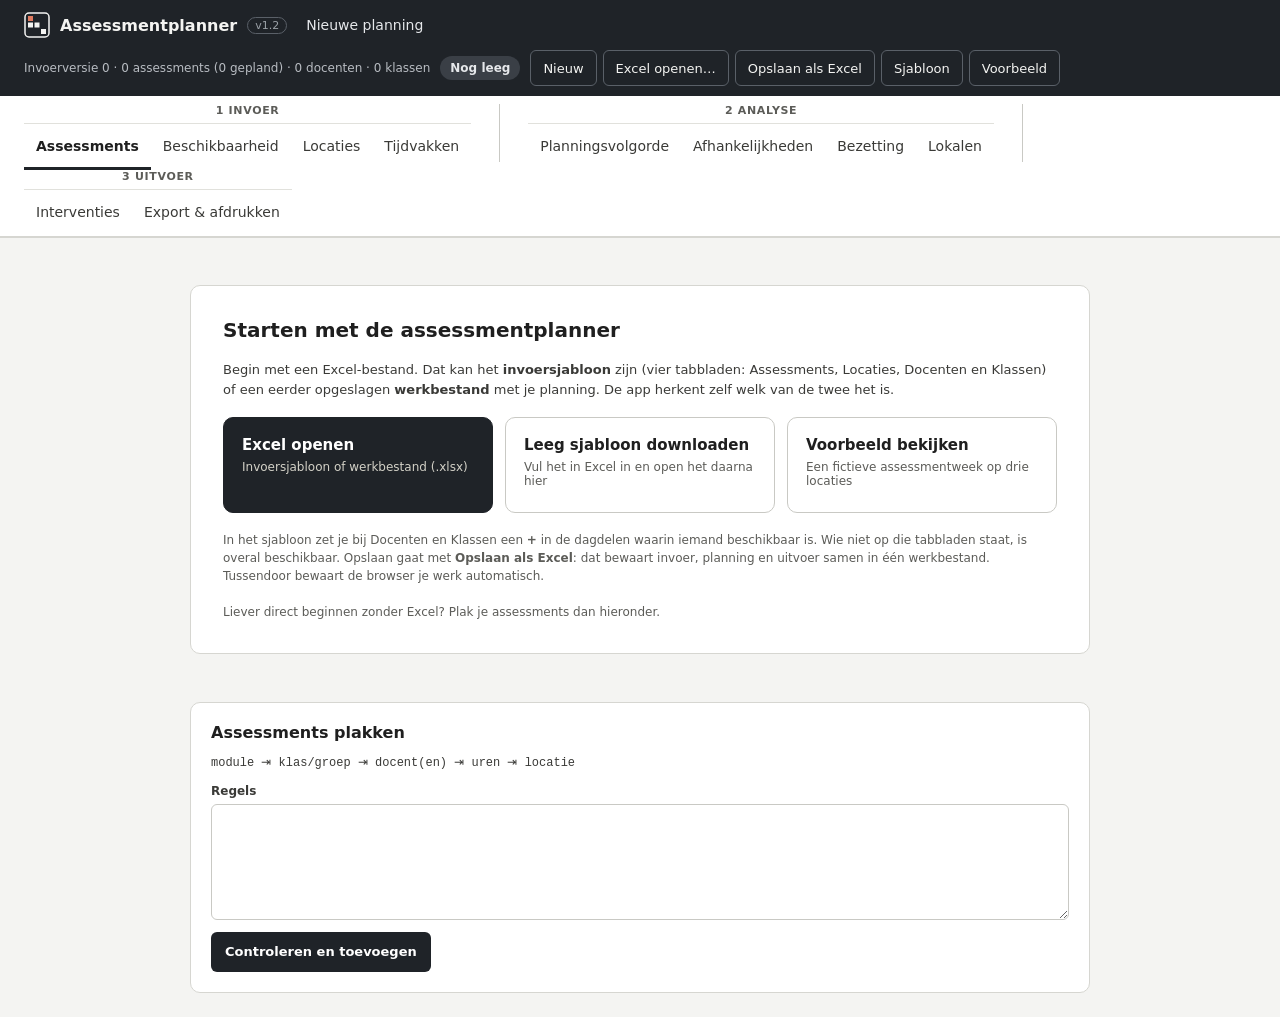
<file: index.html>
<!doctype html>
<html lang="nl">
<head>
<meta charset="utf-8">
<meta name="viewport" content="width=device-width, initial-scale=1">
<title>Assessmentplanner</title>
<link rel="stylesheet" href="css/style.css?v=1.2">
</head>
<body>
<div class="vastekop">
<header class="kop">
  <div class="kop-links">
    <svg width="26" height="26" viewBox="0 0 26 26" aria-hidden="true"><rect x="1" y="1" width="24" height="24" rx="4" fill="none" stroke="currentColor" stroke-width="1.5"></rect><rect x="4" y="4" width="5" height="5" fill="#E07A5F"></rect><rect x="10.5" y="10.5" width="5" height="5" fill="currentColor"></rect><rect x="17" y="17" width="5" height="5" fill="currentColor"></rect><rect x="4" y="10.5" width="5" height="5" fill="currentColor"></rect></svg>
    <span class="merk">Assessmentplanner</span><span class="versie" title="Versie van de tool">v1.2</span>
    <label class="verborgen" for="modelnaam">Naam van de planning</label>
    <input id="modelnaam" class="modelnaam" value="">
  </div>
  <div class="kop-rechts">
    <span id="meta" class="meta"></span>
    <span id="status" class="status"></span>
    <div class="bestand" role="group" aria-label="Bestand">
      <button data-actie="nieuw" class="knop-donker">Nieuw</button>
      <button data-actie="openen" class="knop-donker">Excel openen…</button>
      <button data-actie="opslaan" class="knop-donker">Opslaan als Excel</button>
      <button data-actie="sjabloon" class="knop-donker">Sjabloon</button>
      <button data-actie="voorbeeld" class="knop-donker">Voorbeeld</button>
    </div>
    <input id="bestandkiezer" type="file" accept=".xlsx,application/vnd.openxmlformats-officedocument.spreadsheetml.sheet" hidden>
  </div>
</header>

<nav class="tabbalk" aria-label="Werkstappen">
  <div class="groep" role="group" aria-label="1 Invoer">
    <span class="groeplabel">1 Invoer</span>
    <div class="tabs"><button data-tab="assessments">Assessments</button><button data-tab="beschikbaarheid">Beschikbaarheid</button><button data-tab="locaties">Locaties</button><button data-tab="tijdvakken">Tijdvakken</button></div>
  </div>
  <span class="scheiding" aria-hidden="true"></span>
  <div class="groep" role="group" aria-label="2 Analyse">
    <span class="groeplabel">2 Analyse</span>
    <div class="tabs"><button data-tab="volgorde">Planningsvolgorde</button><button data-tab="matrix">Afhankelijkheden</button><button data-tab="bezetting">Bezetting</button><button data-tab="lokalen">Lokalen</button></div>
  </div>
  <span class="scheiding" aria-hidden="true"></span>
  <div class="groep" role="group" aria-label="3 Uitvoer">
    <span class="groeplabel">3 Uitvoer</span>
    <div class="tabs"><button data-tab="interventies">Interventies</button><button data-tab="export">Export &amp; afdrukken</button></div>
  </div>
</nav>
</div>

<div id="meldingen" class="meldingen" aria-live="polite"></div>
<main id="inhoud" class="inhoud"></main>

<script src="js/model.js?v=1.2"></script>
<script src="js/rekenen.js?v=1.2"></script>
<script src="js/xlsx.js?v=1.2"></script>
<script src="js/export.js?v=1.2"></script>
<script src="js/excelio.js?v=1.2"></script>
<script src="js/xlsxlezen.js?v=1.2"></script>
<script src="js/exceliolezen.js?v=1.2"></script>
<script src="js/voorbeeld.js?v=1.2"></script>
<script src="js/app.js?v=1.2"></script>
</body>
</html>
</file>
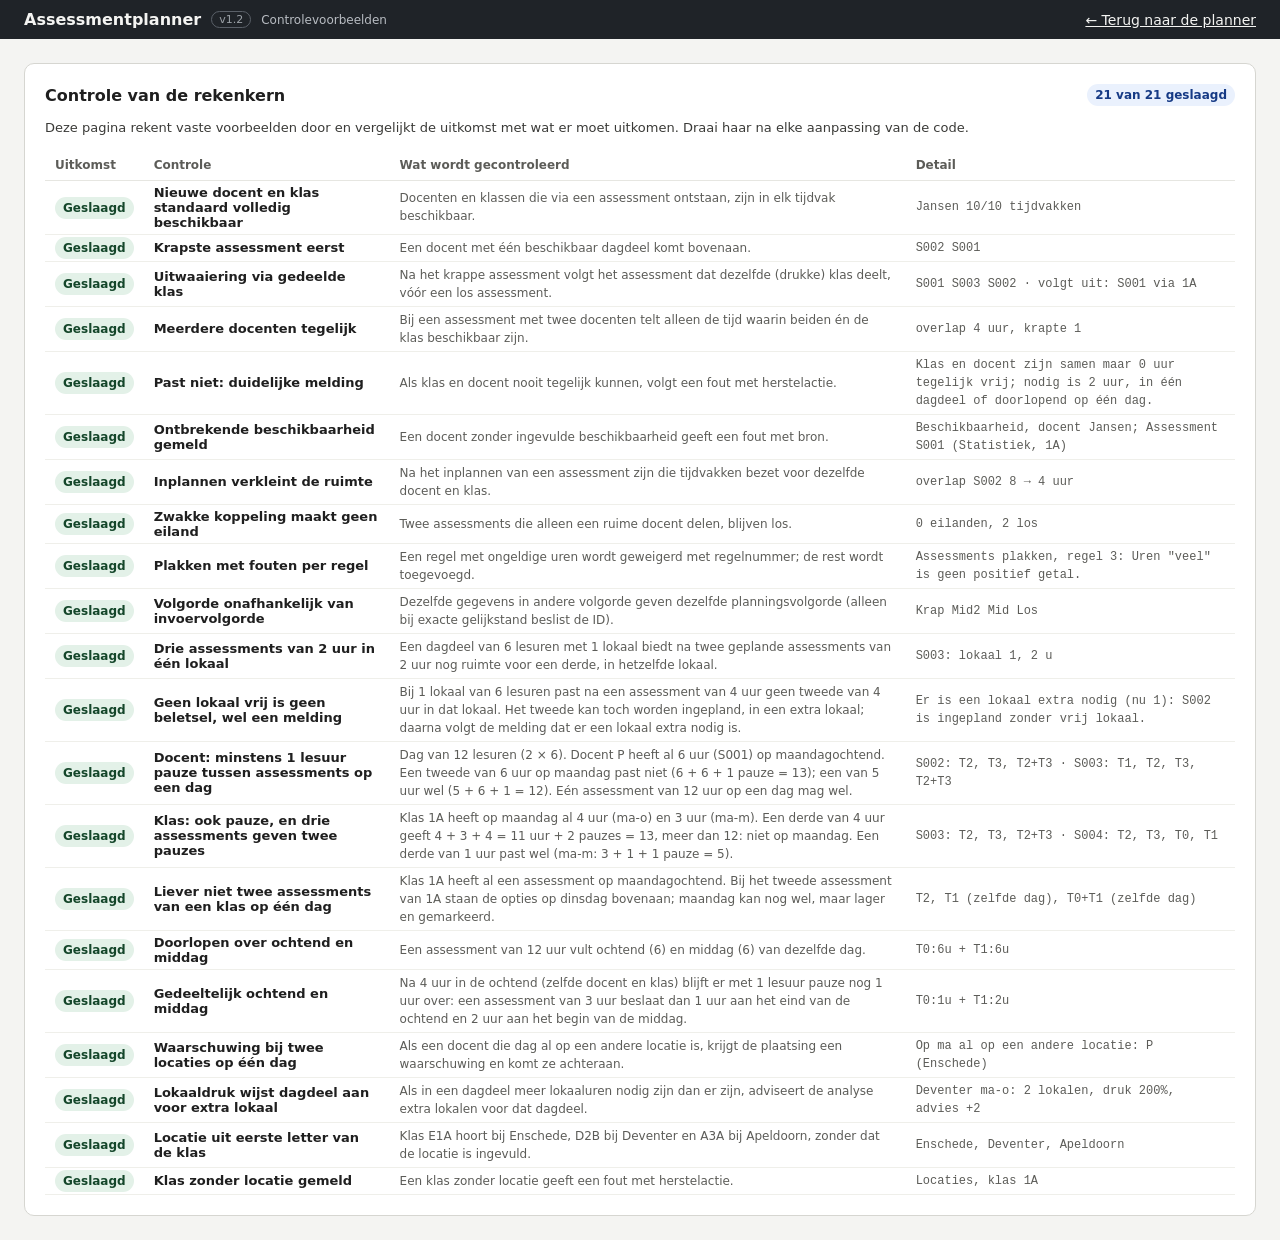
<file: controle.html>
<!doctype html>
<html lang="nl">
<head>
<meta charset="utf-8">
<meta name="viewport" content="width=device-width, initial-scale=1">
<title>Assessmentplanner — controlevoorbeelden</title>
<link rel="stylesheet" href="css/style.css?v=1.2">
</head>
<body>
<header class="kop"><div class="kop-links"><span class="merk">Assessmentplanner</span><span class="versie">v1.2</span><span class="meta">Controlevoorbeelden</span></div><div class="kop-rechts"><a href="index.html" style="color:#F4F4F2">← Terug naar de planner</a></div></header>
<main class="inhoud">
  <section class="paneel breed">
    <div class="rij tussen"><h2>Controle van de rekenkern</h2><span id="samenvatting" class="label-info"></span></div>
    <p class="uitleg">Deze pagina rekent vaste voorbeelden door en vergelijkt de uitkomst met wat er moet uitkomen. Draai haar na elke aanpassing van de code.</p>
    <div class="tabelkader"><table class="lijst"><thead><tr><th>Uitkomst</th><th>Controle</th><th>Wat wordt gecontroleerd</th><th>Detail</th></tr></thead><tbody id="resultaten"></tbody></table></div>
  </section>
</main>
<script src="js/model.js?v=1.2"></script>
<script src="js/rekenen.js?v=1.2"></script>
<script src="js/controle.js?v=1.2"></script>
<script>
  const res = AP.controle.draaiAlle();
  const esc = s => String(s).replace(/[&<>]/g, c => ({ '&': '&amp;', '<': '&lt;', '>': '&gt;' }[c]));
  document.getElementById('resultaten').innerHTML = res.map(r =>
    '<tr><td>' + (r.ok ? '<span class="label-ok">Geslaagd</span>' : '<span class="label-let" style="background:#FDF0EE;color:#7A1F12">Mislukt</span>') + '</td><td><b>' + esc(r.naam) + '</b></td><td class="klein">' + esc(r.uitleg) + '</td><td class="mono klein">' + esc(r.detail) + '</td></tr>').join('');
  document.getElementById('samenvatting').textContent = res.filter(r => r.ok).length + ' van ' + res.length + ' geslaagd';
</script>
</body>
</html>
</file>
<file: css/style.css>
/* Assessmentplanner — opmaak (zelfde basis als de DSM-werkbank) */
:root {
  --bg: #F4F4F2; --paneel: #FFFFFF; --lijn: #D6D6D1; --lijn-licht: #E6E6E1; --tekst: #1F1F1F; --tekst-2: #3A3A37; --tekst-3: #5C5C58;
  --donker: #1F2328; --diag: #2B2B2B;
  --I: #3566C9; --I-t: #FFFFFF; --H: #B85C0F; --H-t: #FFFFFF; --B: #8FCDB0; --B-t: #0E2E1E; --A: #D3C4F2; --A-t: #2A1A57;
  --blok: #FCEBB6; --blok-rand: #E0C46A; --keuze: #F5B700; --kruis: #FFF7DE; --fb: #B42318;
  --cel: 28px;
}
* { box-sizing: border-box; }
body { margin: 0; font-family: Inter, "Segoe UI", system-ui, -apple-system, sans-serif; color: var(--tekst); background: var(--bg); font-size: 14px; }
button, input, select, textarea { font-family: inherit; font-size: 13px; color: inherit; }
button { cursor: pointer; }
.mono { font-family: "JetBrains Mono", Consolas, "Courier New", monospace; }
.verborgen { position: absolute; left: -9999px; }
a { color: #1F4FB3; }

/* Kop */
.kop { display: flex; flex-wrap: wrap; align-items: center; justify-content: space-between; gap: 10px 24px; padding: 10px 24px; background: var(--donker); color: #F4F4F2; }
.kop-links, .kop-rechts { display: flex; flex-wrap: wrap; align-items: center; gap: 10px; }
.merk { font-weight: 700; font-size: 16px; }
.kop .modelnaam { background: transparent; border: 1px solid transparent; color: #E6E8EB; font-size: 14px; padding: 6px 8px; border-radius: 6px; min-width: 340px; }
.kop .modelnaam:hover, .kop .modelnaam:focus { border-color: #5A6068; outline: none; }
.meta { font-size: 12px; color: #B8BCC2; }
.status { font-size: 12px; font-weight: 600; padding: 5px 10px; border-radius: 999px; }
.status.geen { background: #3A3F46; color: #E6E8EB; }
.status.actueel { background: #BFE3CF; color: #0F3D24; }
.status.verouderd { background: #F2C36B; color: #3A2600; }
.knop-licht { min-height: 36px; padding: 0 14px; border: 0; border-radius: 6px; background: #F4F4F2; color: var(--donker); font-weight: 600; }
.knop-donker { min-height: 36px; padding: 0 12px; border: 1px solid #5A6068; border-radius: 6px; background: transparent; color: #F4F4F2; }
.bestand { display: flex; gap: 6px; }

/* Tabbalk */
.tabbalk { display: flex; flex-wrap: wrap; align-items: flex-end; gap: 0 28px; padding: 8px 24px 0; background: var(--paneel); border-bottom: 1px solid var(--lijn); }
.groep { display: flex; flex-direction: column; }
.groeplabel { text-align: center; font-size: 11px; font-weight: 700; letter-spacing: .06em; text-transform: uppercase; color: var(--tekst-3); padding: 0 8px 6px; border-bottom: 1px solid #E1E1DC; }
.tabs { display: flex; flex-wrap: wrap; justify-content: center; }
.tabs button { min-height: 46px; padding: 0 12px; border: 0; border-bottom: 3px solid transparent; background: none; font-size: 14px; color: var(--tekst-2); }
.tabs button[aria-current="page"] { font-weight: 600; color: var(--tekst); border-bottom-color: var(--donker); }
.scheiding { align-self: stretch; width: 1px; margin-bottom: 8px; background: #C9C9C4; }

/* Inhoud */
.inhoud { max-width: 1600px; margin: 0 auto; padding: 24px; display: flex; flex-wrap: wrap; gap: 24px; align-items: flex-start; }
.paneel { background: var(--paneel); border: 1px solid var(--lijn); border-radius: 10px; padding: 20px; display: flex; flex-direction: column; gap: 12px; min-width: 0; }
.paneel h2 { margin: 0; font-size: 16px; }
.paneel h3 { margin: 0; font-size: 13px; }
.breed { flex: 999 1 640px; min-width: 0; }
.smal { flex: 1 1 340px; max-width: 440px; }
.kolom { display: flex; flex-direction: column; gap: 16px; min-width: 0; }
.uitleg { margin: 0; font-size: 13px; line-height: 1.5; color: var(--tekst-2); }
.klein { font-size: 12px; color: var(--tekst-3); line-height: 1.5; margin: 0; }
.rij { display: flex; flex-wrap: wrap; gap: 8px; align-items: center; }
.tussen { justify-content: space-between; }
.knop { min-height: 40px; padding: 0 14px; border: 1px solid #C9C9C4; border-radius: 6px; background: #FFFFFF; }
.knop:hover { background: #F7F7F4; }
.knop.primair { border: 0; background: var(--donker); color: #FFFFFF; font-weight: 600; }
.knop.gevaar { color: #9B2C1C; }
.knop.klein-k { min-height: 32px; min-width: 32px; padding: 0 8px; }
.knop[aria-pressed="true"] { border: 2px solid var(--donker); background: #F4F4F2; font-weight: 600; }
textarea, input[type="text"], input[type="search"], input[type="number"], input:not([type]), select { border: 1px solid #C9C9C4; border-radius: 6px; padding: 8px 10px; background: #FFFFFF; }
textarea { resize: vertical; line-height: 1.5; }
label.veld { display: flex; flex-direction: column; gap: 6px; font-size: 12px; font-weight: 600; color: var(--tekst-2); }
label.veld > * { font-weight: 400; }
.chip { display: inline-flex; align-items: center; justify-content: center; width: 20px; height: 20px; border-radius: 3px; font-size: 11px; font-weight: 700; flex: none; }
.chip.I { background: var(--I); color: var(--I-t); } .chip.H { background: var(--H); color: var(--H-t); }
.chip.B { background: var(--B); color: var(--B-t); } .chip.A { background: var(--A); color: var(--A-t); }
.chip.leeg { border: 1px dashed #8A8A85; color: var(--tekst-3); }
.chip.diag { background: var(--diag); color: #FFFFFF; }
.chip.fbm { background: #FFFFFF; box-shadow: inset 0 0 0 2px var(--fb); }
.chip.blokm { background: var(--blok); border: 1px solid var(--blok-rand); }
.legenda { display: flex; flex-wrap: wrap; gap: 12px; font-size: 12px; color: var(--tekst-2); }
.legenda span { display: inline-flex; align-items: center; gap: 6px; }
.maat { font-size: 12px; padding: 8px 10px; border-radius: 6px; background: #FFFFFF; border: 1px solid var(--lijn); color: var(--tekst-2); }
.maat b { color: var(--tekst); }
.label-ok { font-size: 12px; font-weight: 600; padding: 4px 8px; border-radius: 999px; background: #E3F1E8; color: #14462A; }
.label-let { font-size: 12px; font-weight: 600; padding: 4px 8px; border-radius: 999px; background: #FCEBB6; color: #4A3300; }
.label-info { font-size: 12px; font-weight: 600; padding: 4px 8px; border-radius: 999px; background: #EAF1FD; color: #163A85; }
.balk-let { padding: 10px 14px; border-radius: 8px; background: #FFF7DE; border: 1px solid #F2D58A; font-size: 13px; color: #4A3300; }
.leeg-staat { padding: 40px; text-align: center; color: var(--tekst-3); }

/* Meldingen */
.meldingen { max-width: 1600px; margin: 0 auto; padding: 0 24px; }
.melding { margin-top: 16px; padding: 12px 16px; border-radius: 10px; font-size: 13px; line-height: 1.5; display: flex; gap: 16px; justify-content: space-between; align-items: flex-start; }
.melding.fout { background: #FDF0EE; border: 1px solid #E8B4AB; color: #3A1A14; }
.melding.ok { background: #E3F1E8; border: 1px solid #A9D3B8; color: #14462A; }
.melding ul { margin: 4px 0 0; padding-left: 18px; }
.melding button { border: 0; background: none; font-size: 18px; line-height: 1; color: inherit; }

/* Tabellen */
.tabelkader { overflow-x: auto; }
table.lijst { width: 100%; border-collapse: collapse; font-size: 13px; }
table.lijst th { text-align: left; font-size: 12px; color: var(--tekst-3); font-weight: 600; padding: 8px 10px; border-bottom: 1px solid var(--lijn-licht); }
table.lijst td { padding: 4px 10px; border-bottom: 1px solid #EFEFEA; vertical-align: middle; }
table.lijst td input { width: 100%; border: 1px solid transparent; background: transparent; padding: 6px 8px; border-radius: 5px; }
table.lijst td input:hover, table.lijst td input:focus { border-color: #C9C9C4; background: #FFFFFF; outline: none; }
table.lijst .rechts { text-align: right; white-space: nowrap; }
table.lijst .num { text-align: right; }

/* Matrix */
.matrixkader { overflow: auto; border: 1px solid #E1E1DC; border-radius: 6px; max-height: calc(100vh - 260px); min-height: 200px; outline: none; }
.matrixkader:focus-visible { box-shadow: 0 0 0 3px #9DB8EC; }
table.dsm { border-collapse: separate; border-spacing: 0; font-size: 11px; }
table.dsm th, table.dsm td { padding: 0; }
table.dsm thead th { position: sticky; top: 0; z-index: 2; background: #FFFFFF; height: var(--cel); min-width: var(--cel); width: var(--cel); border-right: 1px solid #E1E1DC; border-bottom: 1px solid #C9C9C4; font-family: "JetBrains Mono", Consolas, monospace; font-size: 9px; font-weight: 600; text-align: center; }
table.dsm thead th.hoek { left: 0; z-index: 3; width: auto; min-width: 220px; text-align: left; padding: 0 10px; font-family: inherit; font-size: 11px; font-weight: 400; color: var(--tekst-3); border-right: 1px solid #C9C9C4; }
table.dsm thead th.blokkop { left: 0; z-index: 3; min-width: 40px; width: 40px; }
table.dsm tbody th { position: sticky; left: 0; z-index: 1; background: #FFFFFF; height: var(--cel); text-align: left; font-weight: 400; padding: 0 10px; border-right: 1px solid #C9C9C4; border-bottom: 1px solid #E1E1DC; white-space: nowrap; max-width: 280px; overflow: hidden; text-overflow: ellipsis; }
table.dsm tbody th .id { font-family: "JetBrains Mono", Consolas, monospace; font-weight: 600; margin-right: 8px; }
table.dsm tbody th.blokcel { min-width: 40px; width: 40px; max-width: 40px; text-align: center; padding: 0; font-family: "JetBrains Mono", Consolas, monospace; font-size: 10px; color: var(--tekst-2); border-right: 1px solid #E1E1DC; }
table.dsm.met-blok tbody th.naamcel { left: 40px; }
table.dsm.met-blok thead th.hoek { left: 40px; }
table.dsm td { width: var(--cel); min-width: var(--cel); height: var(--cel); border-right: 1px solid #E1E1DC; border-bottom: 1px solid #E1E1DC; text-align: center; font-weight: 700; cursor: pointer; background: #FFFFFF; user-select: none; }
table.dsm td.boven { background: #FAFAF7; }
table.dsm td.blok, table.dsm th.blok { background: var(--blok); }
table.dsm td.kruis, table.dsm th.kruis { background: var(--kruis); }
table.dsm td.diag { background: var(--diag); color: #FFFFFF; cursor: pointer; }
table.dsm td.s-I { background: var(--I); color: var(--I-t); }
table.dsm td.s-H { background: var(--H); color: var(--H-t); }
table.dsm td.s-B { background: var(--B); color: var(--B-t); }
table.dsm td.s-A { background: var(--A); color: var(--A-t); }
table.dsm td.fb { box-shadow: inset 0 0 0 2px #FFFFFF, inset 0 0 0 4px var(--fb); }
table.dsm td.gekozen { outline: 3px solid var(--keuze); outline-offset: -3px; }
table.dsm td.kenm { position: relative; }
table.dsm td.kenm::after { content: ""; position: absolute; right: 2px; top: 2px; width: 5px; height: 5px; border-radius: 50%; background: #FFFFFF; box-shadow: 0 0 0 1px #1F2328; }
table.dsm th.gekozen-kop { background: #FFE9A8 !important; }
table.dsm td.hl, table.dsm th.hl { box-shadow: inset 0 0 0 999px rgba(55, 138, 221, 0.16); }
table.dsm th.hl-kop { background: #CFE2F7 !important; color: #0C447C; font-weight: 700; }
table.dsm td.hl-cel { outline: 3px solid #185FA5; outline-offset: -3px; }
@media print { table.dsm .hl, table.dsm .hl-kop { box-shadow: none; } }

/* Relatiepaneel */
.soorten { display: grid; grid-template-columns: repeat(2, minmax(0, 1fr)); gap: 6px; }
.soorten button { display: flex; align-items: center; gap: 8px; min-height: 40px; padding: 0 10px; border: 1px solid #C9C9C4; border-radius: 6px; background: #FFFFFF; text-align: left; font-size: 12px; }
.soorten button[aria-pressed="true"] { border: 2px solid var(--donker); background: #F4F4F2; font-weight: 600; }
.soorten .geen { grid-column: 1 / -1; }
.celkop { font-family: "JetBrains Mono", Consolas, monospace; font-size: 13px; font-weight: 600; padding: 4px 8px; border-radius: 4px; background: #F1F1EE; }
.uitklap { display: flex; justify-content: space-between; align-items: center; width: 100%; min-height: 36px; padding: 0; border: 0; background: none; font-size: 12px; font-weight: 700; color: var(--tekst-2); text-align: left; }
.raster2 { display: grid; grid-template-columns: repeat(2, minmax(0, 1fr)); gap: 10px; }
dl.gegevens { margin: 0; display: grid; grid-template-columns: 120px 1fr; gap: 8px 12px; font-size: 13px; }
dl.gegevens dt { color: var(--tekst-3); }
dl.gegevens dd { margin: 0; }
.blokken { display: flex; flex-wrap: wrap; gap: 8px; }
.blokken span { padding: 6px 10px; border: 1px solid var(--lijn); border-radius: 6px; font-family: "JetBrains Mono", Consolas, monospace; font-size: 12px; }
.blokken span.groot { background: var(--blok); border-color: var(--blok-rand); font-weight: 600; }
.blokken span.zelf { border-color: var(--diag); }
.niveaus { display: flex; gap: 10px; overflow-x: auto; padding-bottom: 4px; }
.niveau { flex: 1 0 110px; display: flex; flex-direction: column; gap: 6px; padding: 10px; border-radius: 8px; background: #F7F7F4; border: 1px solid #E1E1DC; }
.niveau.parallel { background: #EAF1FD; border-color: #9DB8EC; }
.niveau .kopje { font-size: 11px; font-weight: 700; color: var(--tekst-3); }
.niveau .item { font-size: 12px; padding: 6px 8px; border-radius: 5px; background: #FFFFFF; border: 1px solid var(--lijn); }
.impact { display: flex; flex-wrap: wrap; gap: 16px; }
.impact > div { flex: 1 1 260px; display: flex; flex-direction: column; gap: 6px; padding: 14px; border-radius: 8px; font-size: 13px; }
.impact .direct { background: #FDF0EE; }
.impact .indirect { background: #FFF7DE; }
.impact .noot { border: 1px dashed #C9C9C4; font-size: 12px; color: var(--tekst-2); }
.goed { color: #14462A; font-weight: 600; }

@media print {
  .kop, .tabbalk, .meldingen { display: none; }
}

.vinkje { display: flex; gap: 10px; align-items: flex-start; font-size: 13px; line-height: 1.45; color: var(--tekst-2); }
.vinkje input { width: 18px; height: 18px; flex: none; margin: 1px 0 0; }

/* Planner-specifiek */
table.dsm tbody th .docentnamen { color: var(--tekst-3); }
table.dsm.met-blok tbody th.naamcel { max-width: 420px; }
.status.fout { background: #F7C1C1; color: #501313; }
.status.ok { background: #BFE3CF; color: #0F3D24; }
.segment { display: inline-flex; border: 1px solid #C9C9C4; border-radius: 6px; overflow: hidden; }
.segment button { min-height: 40px; padding: 0 14px; border: 0; background: #FFFFFF; }
.segment button[aria-pressed="true"] { background: var(--donker); color: #FFFFFF; font-weight: 600; }
table.rooster { border-collapse: separate; border-spacing: 0; font-size: 12px; }
table.rooster th { position: sticky; top: 0; background: #FFFFFF; z-index: 1; font-weight: 600; color: var(--tekst-3); padding: 6px 4px; border-bottom: 1px solid #C9C9C4; text-align: center; white-space: nowrap; }
table.rooster th.naam, table.rooster td.naam { position: sticky; left: 0; background: #FFFFFF; z-index: 2; text-align: left; min-width: 180px; padding: 2px 8px; border-right: 1px solid #C9C9C4; }
table.rooster thead th.naam { z-index: 4; top: 0; }
table.rooster tfoot th { position: sticky; bottom: 0; top: auto; z-index: 3; background: #F6F9FE; border-top: 2px solid #9DBCE6; border-bottom: 0; padding: 6px 4px; color: var(--tekst-1, #1F2328); }
table.rooster tfoot th.naam { z-index: 5; }
table.rooster tfoot th.allemaal { background: #C0DD97; color: #173404; }
table.rooster tfoot th.sommigen { background: #FAEEDA; color: #633806; }
table.rooster tfoot th.niemand { background: #E6E6E2; color: #5F5E5A; }
table.rooster td { border-bottom: 1px solid #EFEFEA; padding: 2px; text-align: center; }
table.rooster td.naam input { width: 100%; border: 1px solid transparent; background: transparent; padding: 5px 6px; border-radius: 5px; }
table.rooster td.naam input:hover, table.rooster td.naam input:focus { border-color: #C9C9C4; background: #FFFFFF; outline: none; }
.vak { width: 40px; height: 32px; border: 1px solid #D6D6D1; border-radius: 5px; background: #FFFFFF; color: transparent; font-weight: 700; }
.vak[aria-pressed="true"] { background: #1D9E75; border-color: #0F6E56; color: #FFFFFF; }
.vak.bezet { background: repeating-linear-gradient(45deg, #D3D1C7, #D3D1C7 4px, #F1EFE8 4px, #F1EFE8 8px); border-color: #B4B2A9; color: #444441; }
.dag-scheiding { border-left: 1px solid #C9C9C4 !important; }
.krapbalk { display: inline-block; height: 8px; border-radius: 2px; background: #BA7517; vertical-align: middle; margin-right: 6px; }
tr.eilandgrens td { border-top: 2px solid var(--donker); }
tr.eilandkop td { background: #F4F4F2; font-size: 12px; font-weight: 700; color: var(--tekst-2); padding: 8px 10px; }
tr.inplanrij td { background: #F6F9FE; }
.tvkeus { display: inline-flex; align-items: center; gap: 6px; margin: 4px 10px 4px 0; font-size: 13px; }
.tvkeus input { width: 18px; height: 18px; }
td.pastniet { color: #9B2C1C; font-weight: 700; }
table.dsm td.w3 { background: #EF9F27; color: #412402; }
table.dsm td.w2 { background: #FAC775; color: #412402; }
table.dsm td.w1 { background: #FAEEDA; color: #412402; }
table.dsm td.w0 { color: #888780; font-weight: 400; }
table.dsm tr.eilandgrens td, table.dsm tr.eilandgrens th { border-top: 2px solid var(--donker); }
.afdruk { display: flex; flex-direction: column; gap: 20px; }
.afdruk h2 { margin: 0; font-size: 18px; }
.afdruk .bron { font-size: 12px; color: var(--tekst-3); }
@media print {
  @page { size: A4 landscape; margin: 12mm; }
  body { background: #FFFFFF; }
  .inhoud { padding: 0; max-width: none; display: block; }
  .geen-afdruk { display: none !important; }
  .paneel { border: 0; padding: 0; }
  .matrixkader { max-height: none; overflow: visible; border: 0; }
  table.dsm thead th, table.dsm tbody th { position: static; }
  table.dsm.met-blok tbody th.naamcel { max-width: none; overflow: visible; }
  table.dsm tbody th .docentnamen { color: #3A3A37; }
  .pagina-breuk { break-before: page; }
  table.dsm td, table.dsm th { -webkit-print-color-adjust: exact; print-color-adjust: exact; }
  table.lijst td, tr.eilandgrens td { -webkit-print-color-adjust: exact; print-color-adjust: exact; }
}
/* Kleuren altijd meenemen bij afdrukken (legenda, balkjes, labels) */
.chip, .krapbalk, .vak, .label-ok, .label-let, .label-info, .legenda span { -webkit-print-color-adjust: exact; print-color-adjust: exact; }

/* Afhankelijkheden: volle breedte en compacte cellen */
.inhoud.volle-breedte { max-width: none; }
.volle-breedte table.dsm { --cel: 24px; }
.volle-breedte table.dsm thead th { font-size: 9px; }
.volle-breedte .matrixkader { max-height: calc(100vh - 330px); }
.koppelbalk { display: flex; flex-wrap: wrap; align-items: center; gap: 6px 18px; min-height: 40px; padding: 8px 12px; border-radius: 8px; background: #F6F9FE; border: 1px solid #DCE6F6; font-size: 13px; }
table.dsm td .dubbel { font-size: 9px; letter-spacing: -0.02em; }
.kolomknop { border: 0; background: none; padding: 4px 6px; border-radius: 4px; font-weight: 600; color: var(--tekst-3); font-size: 12px; }
.kolomknop:hover { background: #EAF1FD; color: #163A85; }
.vakje { display: inline-flex; align-items: center; justify-content: center; min-width: 30px; height: 22px; padding: 0 3px; border-radius: 4px; font-size: 10px; font-weight: 700; box-sizing: border-box; -webkit-print-color-adjust: exact; print-color-adjust: exact; }
.vakje.aan { background: #1D9E75; color: #FFFFFF; }
.vakje.uit { background: #FFFFFF; border: 1px solid #D6D6D1; }
.vakje.bezet { background: #D3C4F2; color: #2A1A57; }
table.afdrukrooster th { position: static; font-size: 11px; line-height: 1.2; }
table.afdrukrooster td.naam { position: static; min-width: 140px; font-size: 12px; }
@media print { table.rooster th.naam, table.rooster td.naam { position: static; } .tabelkader { overflow: visible; } }

/* Kop en navigatie blijven bovenaan staan bij scrollen */
.vastekop { position: sticky; top: 0; z-index: 50; box-shadow: 0 1px 0 #D6D6D1; }
@media print { .vastekop { position: static; box-shadow: none; } }

/* Locaties, lokalen en inplannen */
.vak.deels { background: repeating-linear-gradient(45deg, #1D9E75, #1D9E75 4px, #5DCAA5 4px, #5DCAA5 8px); border-color: #0F6E56; color: #FFFFFF; font-size: 10px; }
.vak.bezet { font-size: 10px; }
.opties { display: flex; flex-direction: column; gap: 6px; max-height: 320px; overflow: auto; }
.optie { display: flex; gap: 10px; align-items: flex-start; padding: 8px 10px; border: 1px solid #D6D6D1; border-radius: 6px; background: #FFFFFF; font-size: 13px; cursor: pointer; }
.optie input { width: 18px; height: 18px; margin: 1px 0 0; flex: none; }
.optie.let { border-color: #F2D58A; background: #FFFBEF; }
.waarsch { color: #854F0B; font-size: 12px; font-weight: 600; }
input.lokaalgetal { width: 46px; padding: 4px 4px; text-align: center; border: 1px solid #D6D6D1; border-radius: 5px; font-weight: 600; }
input.lokaalgetal.eigen { border-color: #378ADD; background: #E6F1FB; color: #0C447C; }
table.druktabel td.drukcel { padding: 4px 3px; min-width: 64px; vertical-align: middle; }
table.druktabel td.drukcel .drukpct { display: block; font-size: 10px; color: var(--tekst-3); margin-top: 2px; }
table.druktabel td.drukcel .extra { display: inline-block; margin-top: 2px; padding: 0 5px; border-radius: 999px; background: #A32D2D; color: #FFFFFF; font-size: 10px; font-weight: 700; }
td.drukcel.d1 { background: #FAEEDA; } td.drukcel.d2 { background: #FAC775; } td.drukcel.d3 { background: #F7C1C1; }
td.drukcel { -webkit-print-color-adjust: exact; print-color-adjust: exact; }
.roosteritem { display: inline-block; padding: 2px 6px; margin: 1px 0; border-radius: 4px; background: #D3C4F2; color: #2A1A57; font-size: 12px; -webkit-print-color-adjust: exact; print-color-adjust: exact; }
table.lijst td .optie input { width: 18px; height: 18px; flex: none; padding: 0; border: 0; margin: 1px 0 0; }

/* Startscherm */
.startknoppen { display: grid; grid-template-columns: repeat(3, minmax(0, 1fr)); gap: 12px; }
@media (max-width: 760px) { .startknoppen { grid-template-columns: 1fr; } }
.startknop { display: flex; flex-direction: column; gap: 6px; align-items: flex-start; text-align: left; padding: 18px; min-height: 96px; border: 1px solid #C9C9C4; border-radius: 10px; background: #FFFFFF; font-size: 15px; }
.startknop span { font-size: 12px; color: var(--tekst-3); }
.startknop:hover { border-color: #1F2328; }
.startknop.primair { background: var(--donker); color: #FFFFFF; border-color: var(--donker); }
.startknop.primair span { color: #D3D1C7; }

/* Overzicht per lesuur bij het inplannen */
.melding.let { background: #FFF8E6; border: 1px solid #F2D58A; color: #412402; }
td.extralokaal { background: #FCEBEB; }
.rasterkader { overflow-x: auto; border: 1px solid #C9DDF2; border-radius: 6px; background: #FFFFFF; }
table.raster { border-collapse: collapse; font-size: 11px; table-layout: fixed; }
table.raster th, table.raster td { border: 1px solid #C9DDF2; padding: 0; height: 22px; }
table.raster td, table.raster th.ruur { width: 18px; min-width: 18px; max-width: 18px; }
table.raster th.rnaam { position: sticky; left: 0; z-index: 1; background: #FFFFFF; text-align: left; font-weight: 400; padding: 0 8px; white-space: nowrap; min-width: 150px; border-right: 2px solid #9DBCE6; }
table.raster th.rdag { text-transform: capitalize; font-weight: 700; text-align: left; padding: 2px 4px; }
table.raster th.ruur { font-weight: 400; color: #5F5E5A; font-size: 9px; }
table.raster .dd-grens { border-left: 3px solid #9DBCE6; }
table.raster td.vrij { background: #FFFFFF; }
table.raster td.grijs { background: #DEDEDE; }
table.raster td.gepl { background: #FFF59A; box-shadow: inset 0 0 0 1px #1F2328; }
table.raster td.gepl.extra { background: #F7C1C1; }
table.raster td.samen { background: #C0DD97; }
table.raster td.samen-wissel { background: #FAC775; }
table.raster td.gekozen { background: #378ADD; color: #FFFFFF; }
table.raster td.kiesbaar { cursor: pointer; }
table.raster td.kiesbaar:hover { box-shadow: inset 0 0 0 2px #185FA5; }
table.raster .rblok { overflow: hidden; white-space: nowrap; text-overflow: ellipsis; padding: 0 3px; font-size: 10px; line-height: 20px; }
table.raster tr.samenrij th, table.raster tr.samenrij td { border-top: 2px solid #9DBCE6; border-bottom: 2px solid #9DBCE6; }
table.raster tr.lokaalrij.eerste th, table.raster tr.lokaalrij.eerste td { border-top: 6px solid #F4F4F2; }
table.raster tr.lokaalrij th.rnaam { color: #5F5E5A; }
table.raster .blokker { color: #5F5E5A; font-size: 9px; }
table.raster td.samen-deels { background: #EAF3DE; color: #3B6D11; }
.kop .versie { font-size: 11px; color: #9AA0A6; border: 1px solid #5A6068; border-radius: 999px; padding: 1px 7px; }
table.lijst tr.laatst td { background: #EAF1FD; }
table.raster td.anderloc { background: #FFFFFF; box-shadow: inset 0 -6px 0 #E24B4A; }
table.raster td.samen-dag { background: #CECBF6; color: #26215C; }
.optie.zelfdedag { border-color: #AFA9EC; background: #F4F3FE; }
.zelfdedag-tekst { color: #534AB7; font-size: 12px; }
.afdrukkeuze { display: flex; flex-wrap: wrap; align-items: center; gap: 8px 16px; padding: 10px 12px; margin-top: 10px; border: 1px solid #DCE6F6; border-radius: 8px; background: #F6F9FE; }
.afdrukkeuze .vinkje { display: inline-flex; align-items: center; gap: 6px; font-size: 13px; cursor: pointer; }
.afdrukkeuze .vinkje input { width: 16px; height: 16px; margin: 0; }
.gepland-merk { font-size: 10px; font-weight: 600; color: #0F6E56; background: #E1F5EE; border-radius: 4px; padding: 0 4px; margin-right: 4px; }
table.lijst.resultaat td { white-space: nowrap; }
.lokaallijst { columns: 3 280px; column-gap: 24px; margin: 8px 0 0; padding-left: 18px; font-size: 12px; }
.lokaallijst li { break-inside: avoid; margin: 1px 0; }
.lokaalblok { break-inside: avoid; }
@media print {
  .rasterkader { overflow: visible; border: 0; }
  table.raster { font-size: 9px; }
  table.raster td, table.raster th.ruur { width: 13px; min-width: 13px; max-width: 13px; }
  table.raster th.rnaam { min-width: 80px; position: static; }
  table.raster .rblok { font-size: 8px; }
  table.raster td, table.raster th { -webkit-print-color-adjust: exact; print-color-adjust: exact; }
}
.ivform { display: grid; grid-template-columns: 150px minmax(260px, 1.4fr) 1.4fr 1.2fr 1fr 140px; gap: 10px; align-items: start; }
@media (max-width: 1300px) { .ivform { grid-template-columns: 150px 1fr 1fr; } }
.ivform label, .ivform .ivlabel { display: flex; flex-direction: column; gap: 4px; font-size: 12px; color: var(--tekst-3); }
.ivform input, .ivform select, .ivform textarea { font: inherit; font-size: 13px; padding: 7px 8px; border: 1px solid #C9C9C4; border-radius: 6px; background: #FFFFFF; color: inherit; }
.ivform textarea { resize: vertical; min-height: 36px; }
.ivchips { display: flex; flex-wrap: wrap; gap: 4px; padding: 4px 6px; border: 1px solid #C9C9C4; border-radius: 6px; background: #FFFFFF; min-height: 36px; align-items: center; }
.ivkies { display: flex; flex-wrap: wrap; gap: 4px; flex: 1 1 100%; min-width: 0; }
.ivkies input { border: 0 !important; padding: 4px !important; flex: 1; min-width: 100px; outline: none; }
.ivchip { display: inline-flex; align-items: center; gap: 2px; font-size: 12px; padding: 2px 8px; border-radius: 999px; white-space: nowrap; margin: 1px 0; }
.ivchip.c-ass { background: #EEEDFE; color: #3C3489; }
.ivchip.c-docent { background: #E6F1FB; color: #0C447C; }
.ivchip.c-klas { background: #E1F5EE; color: #085041; }
.chipweg { border: 0; background: transparent; color: inherit; cursor: pointer; font-size: 14px; line-height: 1; padding: 0 0 0 4px; }
.ivstatus { font-size: 11px; font-weight: 600; padding: 2px 8px; border-radius: 999px; white-space: nowrap; -webkit-print-color-adjust: exact; print-color-adjust: exact; }
.ivstatus.s-ok { background: #E1F5EE; color: #085041; }
.ivstatus.s-wacht { background: #FAEEDA; color: #633806; }
.ivstatus.s-niet { background: #FCEBEB; color: #791F1F; }
.ivstatus.s-verv { background: #F1EFE8; color: #5F5E5A; }
.ivreden { font-size: 12px; color: var(--tekst-2); margin-top: 3px; }
.ivgevolg { font-size: 12px; color: #0F6E56; margin-top: 3px; }
table.ivlijst td { vertical-align: top; }
table.ivlijst tr.vervallen td { color: #888780; }
.ivchip { -webkit-print-color-adjust: exact; print-color-adjust: exact; }
.ivchiplijst { display: contents; }
.ivkiezer { margin-top: 10px; padding: 10px 12px; border: 1px solid #DCE6F6; border-radius: 8px; background: #F6F9FE; }
.ivgroepen { display: grid; grid-template-columns: 2fr 1fr 1fr; gap: 14px; margin-top: 8px; }
.ivvinken { display: flex; flex-direction: column; gap: 2px; max-height: 260px; overflow: auto; padding: 4px 2px; background: #FFFFFF; border: 1px solid #E1E1DC; border-radius: 6px; margin-top: 4px; }
.ivvinken .vinkje { display: flex; align-items: center; gap: 6px; font-size: 13px; padding: 2px 6px; cursor: pointer; border-radius: 4px; }
.ivvinken .vinkje:hover { background: #EAF1FD; }
.ivvinken .vinkje input { width: 16px; height: 16px; margin: 0; flex: none; }
.linkknop { border: 0; background: none; padding: 0; color: #185FA5; font-size: 12px; cursor: pointer; text-decoration: underline; }
table.raster td.samen-vol { background: #F4D3D3; box-shadow: inset 0 0 0 1px #A32D2D; color: #791F1F; }
</file>
